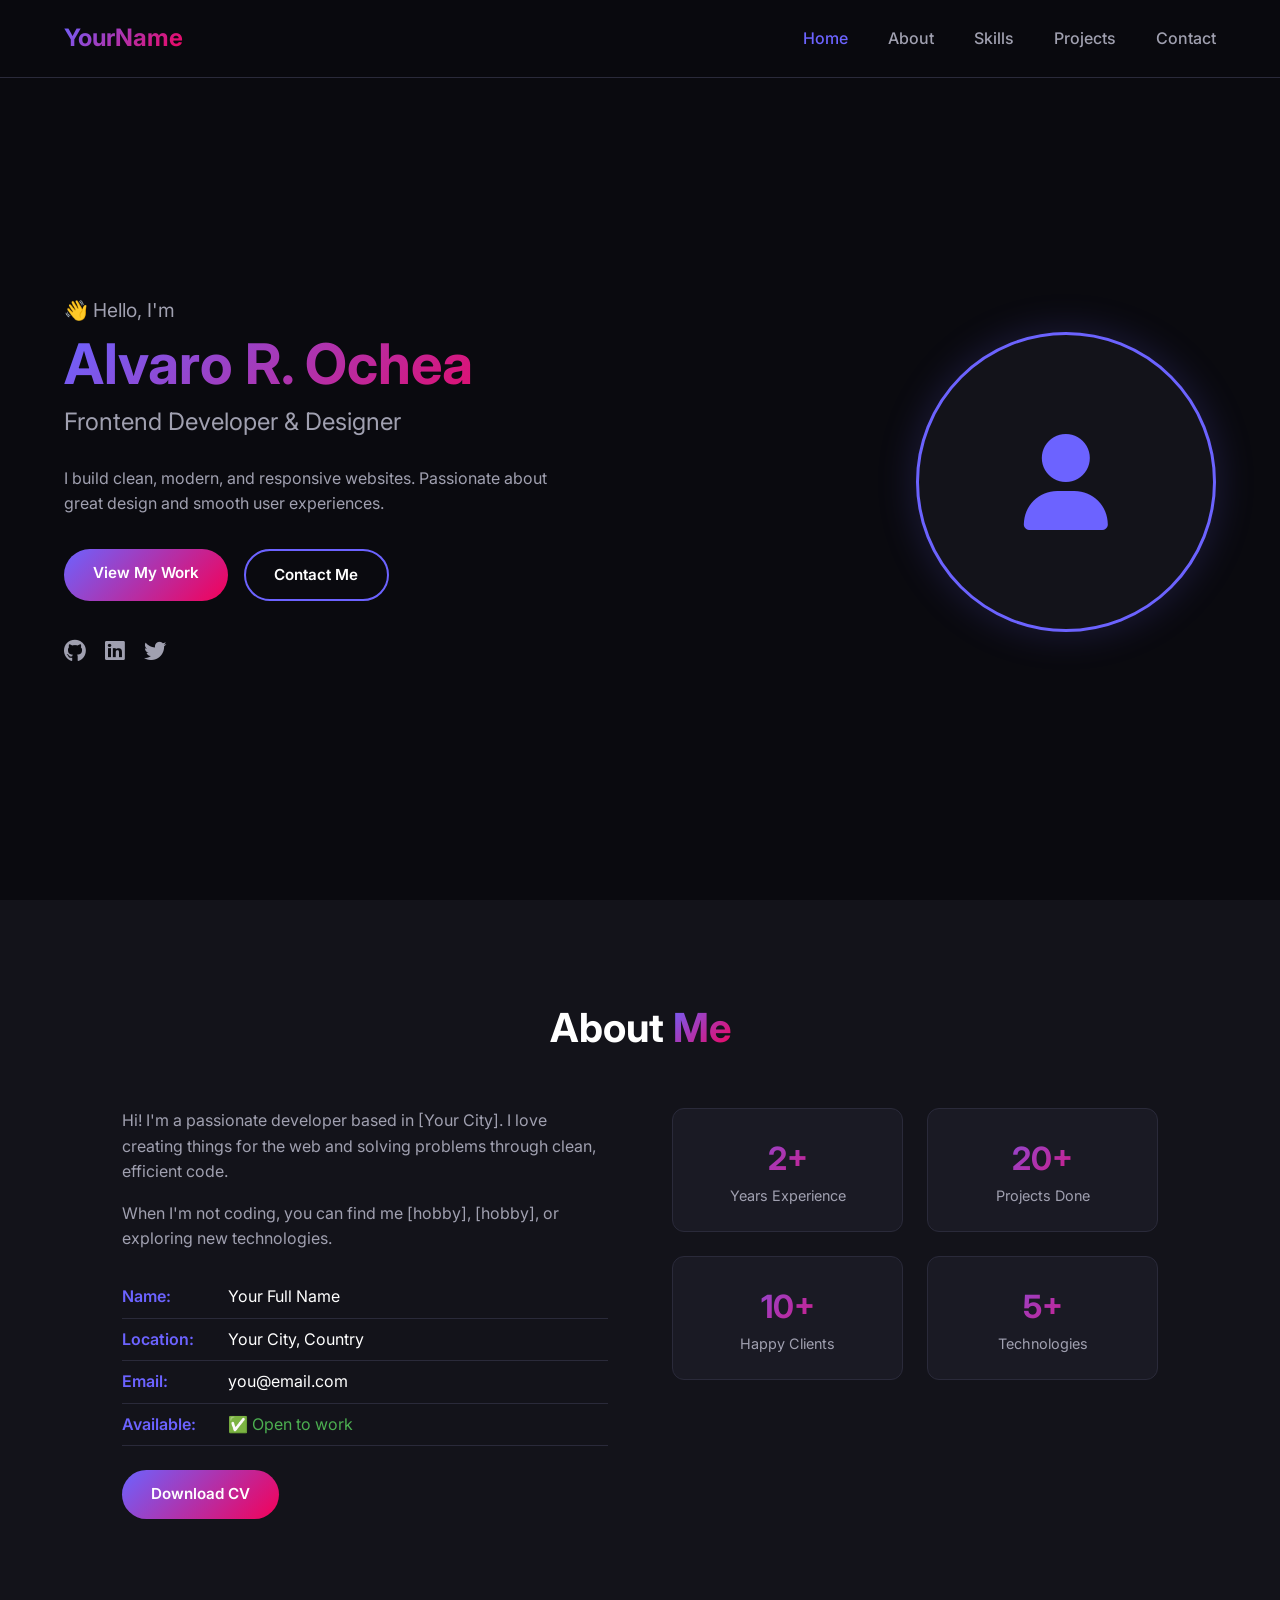
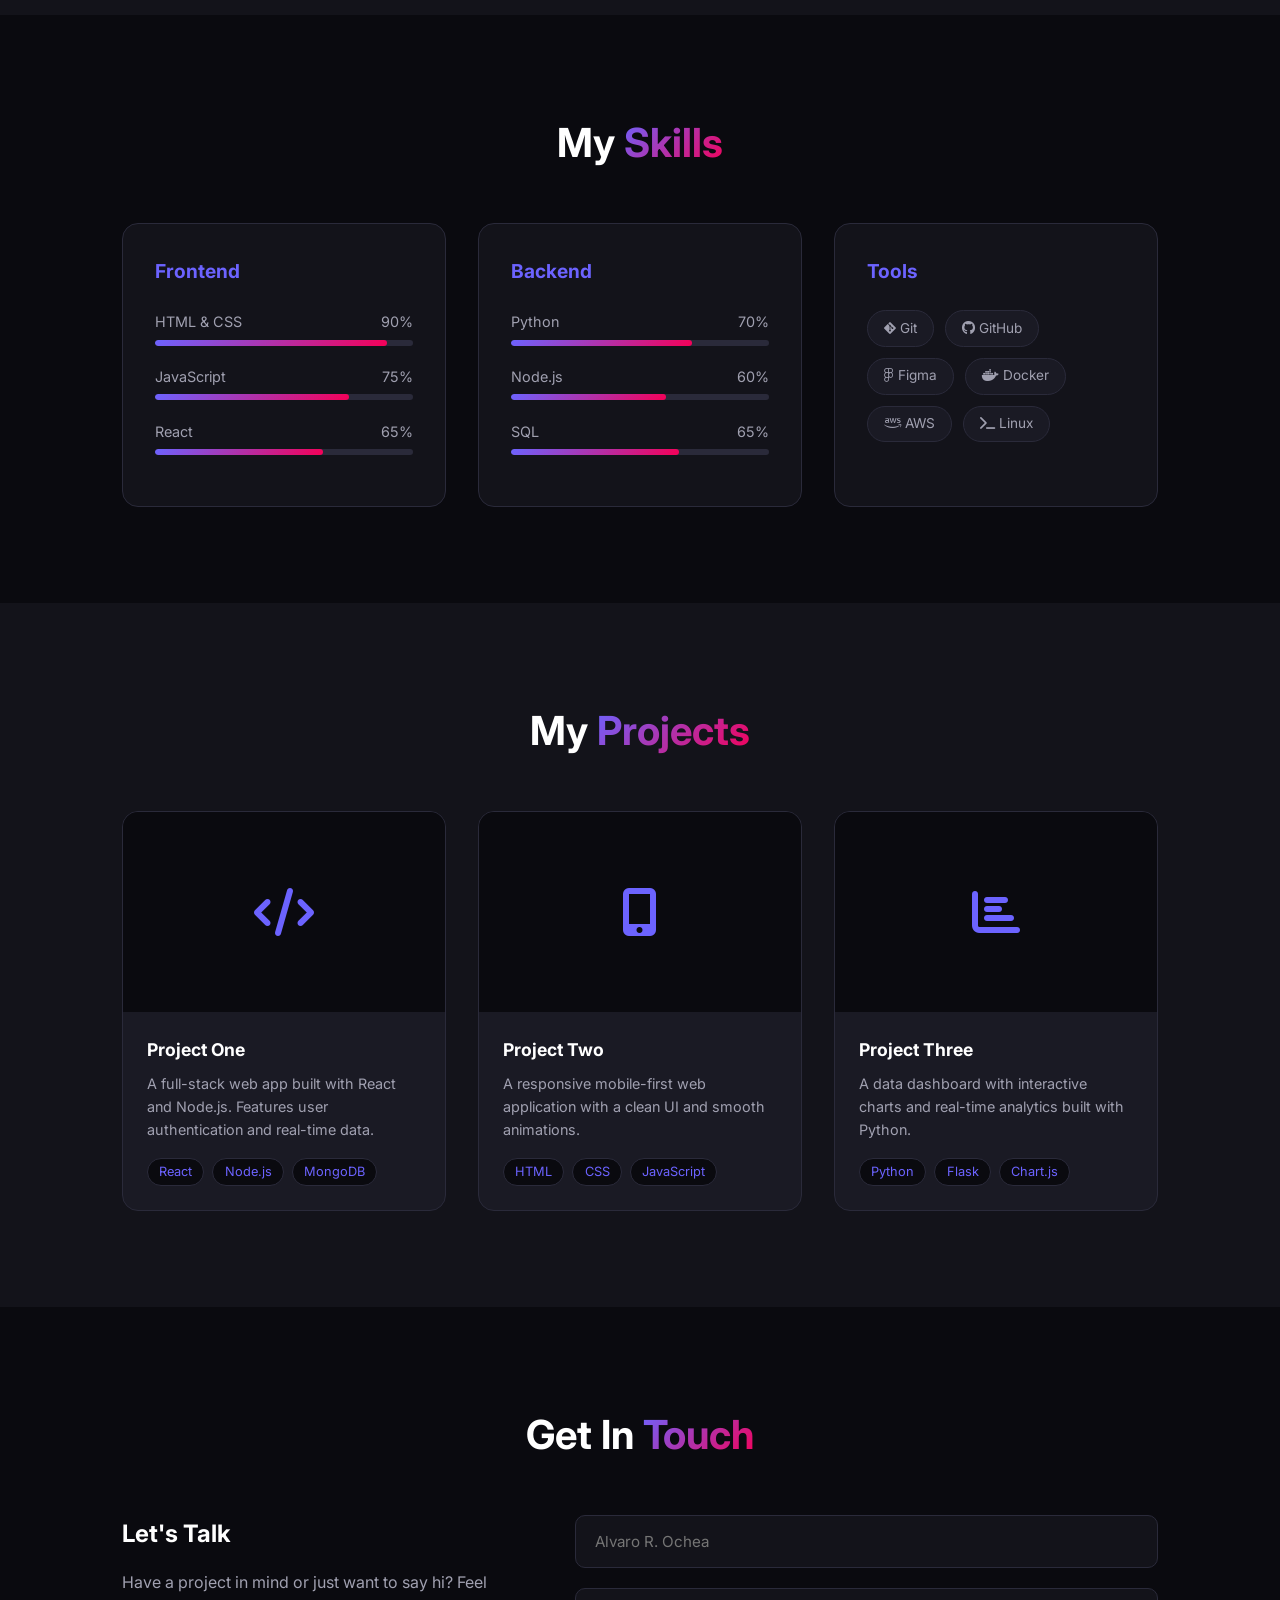
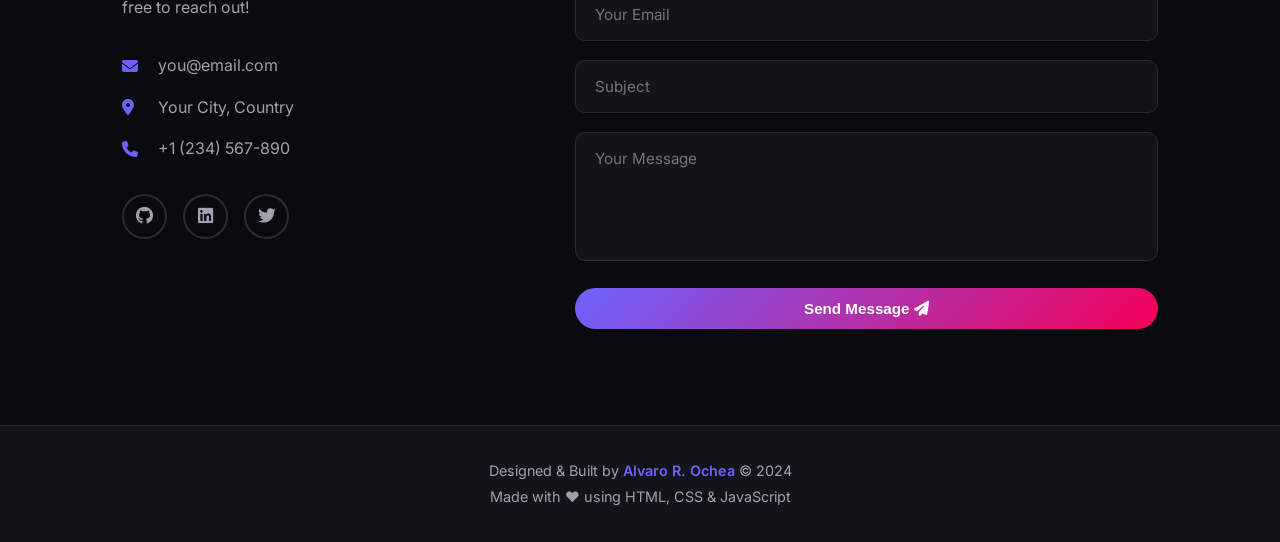
<file: website/index.html>
<!DOCTYPE html>
<html lang="en">
<head>
    <meta charset="UTF-8">
    <meta name="viewport" content="width=device-width, initial-scale=1.0">
    <title>Alvaro R. Ochea | Portfolio</title>
    <link rel="stylesheet" href="style.css">
    <!-- Font Awesome for icons -->
    <link rel="stylesheet" href="https://cdnjs.cloudflare.com/ajax/libs/font-awesome/6.4.0/css/all.min.css">
    <!-- Google Fonts -->
    <link href="https://fonts.googleapis.com/css2?family=Inter:wght@300;400;500;600;700&display=swap" rel="stylesheet">
</head>
<body>

    <!-- NAVBAR -->
    <nav class="navbar">
        <div class="nav-logo">YourName</div>
        <ul class="nav-links">
            <li><a href="#home">Home</a></li>
            <li><a href="#about">About</a></li>
            <li><a href="#skills">Skills</a></li>
            <li><a href="#projects">Projects</a></li>
            <li><a href="#contact">Contact</a></li>
        </ul>
        <div class="hamburger">
            <span></span>
            <span></span>
            <span></span>
        </div>
    </nav>

    <!-- HERO SECTION -->
    <section id="home" class="hero">
        <div class="hero-content">
            <p class="hero-greeting">👋 Hello, I'm</p>
            <h1 class="hero-name">Alvaro R. Ochea</h1>
            <h2 class="hero-title">Frontend Developer & Designer</h2>
            <p class="hero-description">
                I build clean, modern, and responsive websites. 
                Passionate about great design and smooth user experiences.
            </p>
            <div class="hero-buttons">
                <a href="#projects" class="btn btn-primary">View My Work</a>
                <a href="#contact" class="btn btn-secondary">Contact Me</a>
            </div>
            <div class="hero-socials">
                <a href="https://github.com/yourusername" target="_blank"><i class="fab fa-github"></i></a>
                <a href="https://linkedin.com/in/yourprofile" target="_blank"><i class="fab fa-linkedin"></i></a>
                <a href="https://twitter.com/yourhandle" target="_blank"><i class="fab fa-twitter"></i></a>
            </div>
        </div>
        <div class="hero-image">
            <!-- Replace with your image or remove -->
            <div class="image-placeholder">
                <i class="fas fa-user"></i>
            </div>
        </div>
    </section>

    <!-- ABOUT SECTION -->
    <section id="about" class="about">
        <div class="container">
            <h2 class="section-title">About <span>Me</span></h2>
            <div class="about-content">
                <div class="about-text">
                    <p>
                        Hi! I'm a passionate developer based in [Your City]. 
                        I love creating things for the web and solving problems 
                        through clean, efficient code.
                    </p>
                    <p>
                        When I'm not coding, you can find me [hobby], [hobby], 
                        or exploring new technologies.
                    </p>
                    <div class="about-info">
                        <div class="info-item">
                            <span class="info-label">Name:</span>
                            <span>Your Full Name</span>
                        </div>
                        <div class="info-item">
                            <span class="info-label">Location:</span>
                            <span>Your City, Country</span>
                        </div>
                        <div class="info-item">
                            <span class="info-label">Email:</span>
                            <span>you@email.com</span>
                        </div>
                        <div class="info-item">
                            <span class="info-label">Available:</span>
                            <span class="available">✅ Open to work</span>
                        </div>
                    </div>
                    <a href="#" class="btn btn-primary">Download CV</a>
                </div>
                <div class="about-stats">
                    <div class="stat-card">
                        <h3>2+</h3>
                        <p>Years Experience</p>
                    </div>
                    <div class="stat-card">
                        <h3>20+</h3>
                        <p>Projects Done</p>
                    </div>
                    <div class="stat-card">
                        <h3>10+</h3>
                        <p>Happy Clients</p>
                    </div>
                    <div class="stat-card">
                        <h3>5+</h3>
                        <p>Technologies</p>
                    </div>
                </div>
            </div>
        </div>
    </section>

    <!-- SKILLS SECTION -->
    <section id="skills" class="skills">
        <div class="container">
            <h2 class="section-title">My <span>Skills</span></h2>
            <div class="skills-grid">

                <div class="skill-category">
                    <h3>Frontend</h3>
                    <div class="skill-items">
                        <div class="skill-item">
                            <div class="skill-info">
                                <span>HTML & CSS</span>
                                <span>90%</span>
                            </div>
                            <div class="skill-bar">
                                <div class="skill-fill" style="width: 90%"></div>
                            </div>
                        </div>
                        <div class="skill-item">
                            <div class="skill-info">
                                <span>JavaScript</span>
                                <span>75%</span>
                            </div>
                            <div class="skill-bar">
                                <div class="skill-fill" style="width: 75%"></div>
                            </div>
                        </div>
                        <div class="skill-item">
                            <div class="skill-info">
                                <span>React</span>
                                <span>65%</span>
                            </div>
                            <div class="skill-bar">
                                <div class="skill-fill" style="width: 65%"></div>
                            </div>
                        </div>
                    </div>
                </div>

                <div class="skill-category">
                    <h3>Backend</h3>
                    <div class="skill-items">
                        <div class="skill-item">
                            <div class="skill-info">
                                <span>Python</span>
                                <span>70%</span>
                            </div>
                            <div class="skill-bar">
                                <div class="skill-fill" style="width: 70%"></div>
                            </div>
                        </div>
                        <div class="skill-item">
                            <div class="skill-info">
                                <span>Node.js</span>
                                <span>60%</span>
                            </div>
                            <div class="skill-bar">
                                <div class="skill-fill" style="width: 60%"></div>
                            </div>
                        </div>
                        <div class="skill-item">
                            <div class="skill-info">
                                <span>SQL</span>
                                <span>65%</span>
                            </div>
                            <div class="skill-bar">
                                <div class="skill-fill" style="width: 65%"></div>
                            </div>
                        </div>
                    </div>
                </div>

                <div class="skill-category">
                    <h3>Tools</h3>
                    <div class="tools-grid">
                        <div class="tool-badge"><i class="fab fa-git-alt"></i> Git</div>
                        <div class="tool-badge"><i class="fab fa-github"></i> GitHub</div>
                        <div class="tool-badge"><i class="fab fa-figma"></i> Figma</div>
                        <div class="tool-badge"><i class="fab fa-docker"></i> Docker</div>
                        <div class="tool-badge"><i class="fab fa-aws"></i> AWS</div>
                        <div class="tool-badge"><i class="fas fa-terminal"></i> Linux</div>
                    </div>
                </div>

            </div>
        </div>
    </section>

    <!-- PROJECTS SECTION -->
    <section id="projects" class="projects">
        <div class="container">
            <h2 class="section-title">My <span>Projects</span></h2>
            <div class="projects-grid">

                <div class="project-card">
                    <div class="project-image">
                        <div class="project-placeholder">
                            <i class="fas fa-code"></i>
                        </div>
                        <div class="project-overlay">
                            <a href="#" class="btn btn-small">Live Demo</a>
                            <a href="#" class="btn btn-small btn-outline">GitHub</a>
                        </div>
                    </div>
                    <div class="project-info">
                        <h3>Project One</h3>
                        <p>A full-stack web app built with React and Node.js. Features user authentication and real-time data.</p>
                        <div class="project-tags">
                            <span>React</span>
                            <span>Node.js</span>
                            <span>MongoDB</span>
                        </div>
                    </div>
                </div>

                <div class="project-card">
                    <div class="project-image">
                        <div class="project-placeholder">
                            <i class="fas fa-mobile-alt"></i>
                        </div>
                        <div class="project-overlay">
                            <a href="#" class="btn btn-small">Live Demo</a>
                            <a href="#" class="btn btn-small btn-outline">GitHub</a>
                        </div>
                    </div>
                    <div class="project-info">
                        <h3>Project Two</h3>
                        <p>A responsive mobile-first web application with a clean UI and smooth animations.</p>
                        <div class="project-tags">
                            <span>HTML</span>
                            <span>CSS</span>
                            <span>JavaScript</span>
                        </div>
                    </div>
                </div>

                <div class="project-card">
                    <div class="project-image">
                        <div class="project-placeholder">
                            <i class="fas fa-chart-bar"></i>
                        </div>
                        <div class="project-overlay">
                            <a href="#" class="btn btn-small">Live Demo</a>
                            <a href="#" class="btn btn-small btn-outline">GitHub</a>
                        </div>
                    </div>
                    <div class="project-info">
                        <h3>Project Three</h3>
                        <p>A data dashboard with interactive charts and real-time analytics built with Python.</p>
                        <div class="project-tags">
                            <span>Python</span>
                            <span>Flask</span>
                            <span>Chart.js</span>
                        </div>
                    </div>
                </div>

            </div>
        </div>
    </section>

    <!-- CONTACT SECTION -->
    <section id="contact" class="contact">
        <div class="container">
            <h2 class="section-title">Get In <span>Touch</span></h2>
            <div class="contact-content">

                <div class="contact-info">
                    <h3>Let's Talk</h3>
                    <p>Have a project in mind or just want to say hi? Feel free to reach out!</p>
                    <div class="contact-details">
                        <div class="contact-item">
                            <i class="fas fa-envelope"></i>
                            <span>you@email.com</span>
                        </div>
                        <div class="contact-item">
                            <i class="fas fa-map-marker-alt"></i>
                            <span>Your City, Country</span>
                        </div>
                        <div class="contact-item">
                            <i class="fas fa-phone"></i>
                            <span>+1 (234) 567-890</span>
                        </div>
                    </div>
                    <div class="contact-socials">
                        <a href="#"><i class="fab fa-github"></i></a>
                        <a href="#"><i class="fab fa-linkedin"></i></a>
                        <a href="#"><i class="fab fa-twitter"></i></a>
                    </div>
                </div>

                <form class="contact-form">
                    <div class="form-group">
                        <input type="text" placeholder="Alvaro R. Ochea" required>
                    </div>
                    <div class="form-group">
                        <input type="email" placeholder="Your Email" required>
                    </div>
                    <div class="form-group">
                        <input type="text" placeholder="Subject">
                    </div>
                    <div class="form-group">
                        <textarea rows="5" placeholder="Your Message" required></textarea>
                    </div>
                    <button type="submit" class="btn btn-primary">
                        Send Message <i class="fas fa-paper-plane"></i>
                    </button>
                </form>

            </div>
        </div>
    </section>

    <!-- FOOTER -->
    <footer class="footer">
        <p>Designed & Built by <span>Alvaro R. Ochea</span> © 2024</p>
        <p>Made with ❤️ using HTML, CSS & JavaScript</p>
    </footer>

    <script src="script.js"></script>
</body>
</html>
</file>
<file: website/style.css>
/* ===== RESET & BASE ===== */
* {
    margin: 0;
    padding: 0;
    box-sizing: border-box;
    scroll-behavior: smooth;
}

:root {
    --primary: #6c63ff;
    --primary-dark: #5a52d5;
    --secondary: #f50057;
    --bg-dark: #0a0a0f;
    --bg-card: #13131a;
    --bg-card2: #1a1a24;
    --text-primary: #ffffff;
    --text-secondary: #a0a0b0;
    --border: #2a2a3a;
    --gradient: linear-gradient(135deg, #6c63ff, #f50057);
}

body {
    font-family: 'Inter', sans-serif;
    background-color: var(--bg-dark);
    color: var(--text-primary);
    line-height: 1.6;
}

.container {
    max-width: 1100px;
    margin: 0 auto;
    padding: 0 2rem;
}

/* ===== NAVBAR ===== */
.navbar {
    position: fixed;
    top: 0;
    width: 100%;
    padding: 1.2rem 4rem;
    display: flex;
    justify-content: space-between;
    align-items: center;
    background: rgba(10, 10, 15, 0.85);
    backdrop-filter: blur(10px);
    border-bottom: 1px solid var(--border);
    z-index: 1000;
}

.nav-logo {
    font-size: 1.5rem;
    font-weight: 700;
    background: var(--gradient);
    -webkit-background-clip: text;
    -webkit-text-fill-color: transparent;
}

.nav-links {
    display: flex;
    list-style: none;
    gap: 2.5rem;
}

.nav-links a {
    text-decoration: none;
    color: var(--text-secondary);
    font-weight: 500;
    transition: color 0.3s;
}

.nav-links a:hover {
    color: var(--primary);
}

.hamburger {
    display: none;
    flex-direction: column;
    gap: 5px;
    cursor: pointer;
}

.hamburger span {
    width: 25px;
    height: 2px;
    background: var(--text-primary);
    transition: 0.3s;
}

/* ===== SECTION TITLES ===== */
.section-title {
    font-size: 2.5rem;
    font-weight: 700;
    text-align: center;
    margin-bottom: 3rem;
}

.section-title span {
    background: var(--gradient);
    -webkit-background-clip: text;
    -webkit-text-fill-color: transparent;
}

/* ===== BUTTONS ===== */
.btn {
    display: inline-block;
    padding: 0.75rem 1.8rem;
    border-radius: 50px;
    text-decoration: none;
    font-weight: 600;
    font-size: 0.95rem;
    transition: all 0.3s;
    cursor: pointer;
    border: none;
}

.btn-primary {
    background: var(--gradient);
    color: white;
}

.btn-primary:hover {
    opacity: 0.85;
    transform: translateY(-2px);
    box-shadow: 0 10px 30px rgba(108, 99, 255, 0.3);
}

.btn-secondary {
    background: transparent;
    color: var(--text-primary);
    border: 2px solid var(--primary);
}

.btn-secondary:hover {
    background: var(--primary);
    transform: translateY(-2px);
}

.btn-small {
    padding: 0.5rem 1.2rem;
    font-size: 0.85rem;
}

.btn-outline {
    background: transparent;
    border: 2px solid white;
    color: white;
}

/* ===== HERO ===== */
.hero {
    min-height: 100vh;
    display: flex;
    align-items: center;
    justify-content: space-between;
    padding: 8rem 4rem 4rem;
    gap: 2rem;
}

.hero-greeting {
    font-size: 1.2rem;
    color: var(--text-secondary);
    margin-bottom: 0.5rem;
}

.hero-name {
    font-size: 3.5rem;
    font-weight: 700;
    line-height: 1.1;
    margin-bottom: 0.5rem;
    background: var(--gradient);
    -webkit-background-clip: text;
    -webkit-text-fill-color: transparent;
}

.hero-title {
    font-size: 1.5rem;
    color: var(--text-secondary);
    font-weight: 400;
    margin-bottom: 1.5rem;
}

.hero-description {
    color: var(--text-secondary);
    max-width: 500px;
    margin-bottom: 2rem;
    font-size: 1rem;
}

.hero-buttons {
    display: flex;
    gap: 1rem;
    margin-bottom: 2rem;
    flex-wrap: wrap;
}

.hero-socials {
    display: flex;
    gap: 1.2rem;
}

.hero-socials a {
    color: var(--text-secondary);
    font-size: 1.4rem;
    transition: all 0.3s;
    text-decoration: none;
}

.hero-socials a:hover {
    color: var(--primary);
    transform: translateY(-3px);
}

.image-placeholder {
    width: 300px;
    height: 300px;
    border-radius: 50%;
    background: var(--bg-card);
    border: 3px solid var(--primary);
    display: flex;
    align-items: center;
    justify-content: center;
    font-size: 6rem;
    color: var(--primary);
    box-shadow: 0 0 40px rgba(108, 99, 255, 0.2);
}

/* ===== ABOUT ===== */
.about {
    padding: 6rem 0;
    background: var(--bg-card);
}

.about-content {
    display: grid;
    grid-template-columns: 1fr 1fr;
    gap: 4rem;
    align-items: start;
}

.about-text p {
    color: var(--text-secondary);
    margin-bottom: 1rem;
}

.about-info {
    margin: 1.5rem 0;
}

.info-item {
    display: flex;
    gap: 1rem;
    padding: 0.5rem 0;
    border-bottom: 1px solid var(--border);
}

.info-label {
    color: var(--primary);
    font-weight: 600;
    min-width: 90px;
}

.available {
    color: #4caf50;
}

.about-stats {
    display: grid;
    grid-template-columns: 1fr 1fr;
    gap: 1.5rem;
}

.stat-card {
    background: var(--bg-card2);
    padding: 1.5rem;
    border-radius: 12px;
    text-align: center;
    border: 1px solid var(--border);
    transition: transform 0.3s;
}

.stat-card:hover {
    transform: translateY(-5px);
    border-color: var(--primary);
}

.stat-card h3 {
    font-size: 2rem;
    background: var(--gradient);
    -webkit-background-clip: text;
    -webkit-text-fill-color: transparent;
}

.stat-card p {
    color: var(--text-secondary);
    font-size: 0.9rem;
}

/* ===== SKILLS ===== */
.skills {
    padding: 6rem 0;
}

.skills-grid {
    display: grid;
    grid-template-columns: 1fr 1fr 1fr;
    gap: 2rem;
}

.skill-category {
    background: var(--bg-card);
    padding: 2rem;
    border-radius: 16px;
    border: 1px solid var(--border);
}

.skill-category h3 {
    color: var(--primary);
    margin-bottom: 1.5rem;
    font-size: 1.2rem;
}

.skill-item {
    margin-bottom: 1.2rem;
}

.skill-info {
    display: flex;
    justify-content: space-between;
    margin-bottom: 0.4rem;
    font-size: 0.9rem;
    color: var(--text-secondary);
}

.skill-bar {
    height: 6px;
    background: var(--border);
    border-radius: 10px;
    overflow: hidden;
}

.skill-fill {
    height: 100%;
    background: var(--gradient);
    border-radius: 10px;
    transition: width 1s ease;
}

.tools-grid {
    display: flex;
    flex-wrap: wrap;
    gap: 0.7rem;
}

.tool-badge {
    background: var(--bg-card2);
    border: 1px solid var(--border);
    padding: 0.4rem 1rem;
    border-radius: 50px;
    font-size: 0.85rem;
    color: var(--text-secondary);
    transition: all 0.3s;
}

.tool-badge:hover {
    border-color: var(--primary);
    color: var(--primary);
}

/* ===== PROJECTS ===== */
.projects {
    padding: 6rem 0;
    background: var(--bg-card);
}

.projects-grid {
    display: grid;
    grid-template-columns: repeat(3, 1fr);
    gap: 2rem;
}

.project-card {
    background: var(--bg-card2);
    border-radius: 16px;
    overflow: hidden;
    border: 1px solid var(--border);
    transition: transform 0.3s, border-color 0.3s;
}

.project-card:hover {
    transform: translateY(-8px);
    border-color: var(--primary);
}

.project-image {
    position: relative;
    height: 200px;
    overflow: hidden;
}

.project-placeholder {
    width: 100%;
    height: 100%;
    background: var(--bg-dark);
    display: flex;
    align-items: center;
    justify-content: center;
    font-size: 3rem;
    color: var(--primary);
}

.project-overlay {
    position: absolute;
    top: 0;
    left: 0;
    width: 100%;
    height: 100%;
    background: rgba(108, 99, 255, 0.9);
    display: flex;
    align-items: center;
    justify-content: center;
    gap: 1rem;
    opacity: 0;
    transition: opacity 0.3s;
}

.project-card:hover .project-overlay {
    opacity: 1;
}

.project-info {
    padding: 1.5rem;
}

.project-info h3 {
    font-size: 1.1rem;
    margin-bottom: 0.5rem;
}

.project-info p {
    color: var(--text-secondary);
    font-size: 0.9rem;
    margin-bottom: 1rem;
}

.project-tags {
    display: flex;
    flex-wrap: wrap;
    gap: 0.5rem;
}

.project-tags span {
    background: var(--bg-dark);
    color: var(--primary);
    padding: 0.2rem 0.7rem;
    border-radius: 50px;
    font-size: 0.8rem;
    border: 1px solid var(--border);
}

/* ===== CONTACT ===== */
.contact {
    padding: 6rem 0;
}

.contact-content {
    display: grid;
    grid-template-columns: 1fr 1.5fr;
    gap: 4rem;
}

.contact-info h3 {
    font-size: 1.5rem;
    margin-bottom: 1rem;
}

.contact-info p {
    color: var(--text-secondary);
    margin-bottom: 2rem;
}

.contact-details {
    margin-bottom: 2rem;
}

.contact-item {
    display: flex;
    align-items: center;
    gap: 1rem;
    margin-bottom: 1rem;
    color: var(--text-secondary);
}

.contact-item i {
    color: var(--primary);
    width: 20px;
}

.contact-socials {
    display: flex;
    gap: 1rem;
}

.contact-socials a {
    width: 45px;
    height: 45px;
    border-radius: 50%;
    border: 2px solid var(--border);
    display: flex;
    align-items: center;
    justify-content: center;
    color: var(--text-secondary);
    text-decoration: none;
    font-size: 1.1rem;
    transition: all 0.3s;
}

.contact-socials a:hover {
    border-color: var(--primary);
    color: var(--primary);
    transform: translateY(-3px);
}

.contact-form {
    display: flex;
    flex-direction: column;
    gap: 1.2rem;
}

.form-group input,
.form-group textarea {
    width: 100%;
    padding: 1rem 1.2rem;
    background: var(--bg-card);
    border: 1px solid var(--border);
    border-radius: 10px;
    color: var(--text-primary);
    font-family: 'Inter', sans-serif;
    font-size: 0.95rem;
    transition: border-color 0.3s;
    resize: none;
}

.form-group input:focus,
.form-group textarea:focus {
    outline: none;
    border-color: var(--primary);
}

/* ===== FOOTER ===== */
.footer {
    background: var(--bg-card);
    text-align: center;
    padding: 2rem;
    border-top: 1px solid var(--border);
    color: var(--text-secondary);
    font-size: 0.9rem;
    line-height: 1.8;
}

.footer span {
    color: var(--primary);
    font-weight: 600;
}

/* ===== RESPONSIVE ===== */
@media (max-width: 900px) {
    .navbar {
        padding: 1rem 2rem;
    }

    .hero {
        flex-direction: column;
        padding: 8rem 2rem 4rem;
        text-align: center;
    }

    .hero-buttons {
        justify-content: center;
    }

    .hero-socials {
        justify-content: center;
    }

    .hero-description {
        margin: 0 auto 2rem;
    }

    .about-content {
        grid-template-columns: 1fr;
    }

    .skills-grid {
        grid-template-columns: 1fr;
    }

    .projects-grid {
        grid-template-columns: 1fr 1fr;
    }

    .contact-content {
        grid-template-columns: 1fr;
    }
}

@media (max-width: 600px) {
    .nav-links {
        display: none;
    }

    .hamburger {
        display: flex;
    }

    .hero-name {
        font-size: 2.5rem;
    }

    .projects-grid {
        grid-template-columns: 1fr;
    }

    .image-placeholder {
        width: 200px;
        height: 200px;
        font-size: 4rem;
    }
}
</file>
